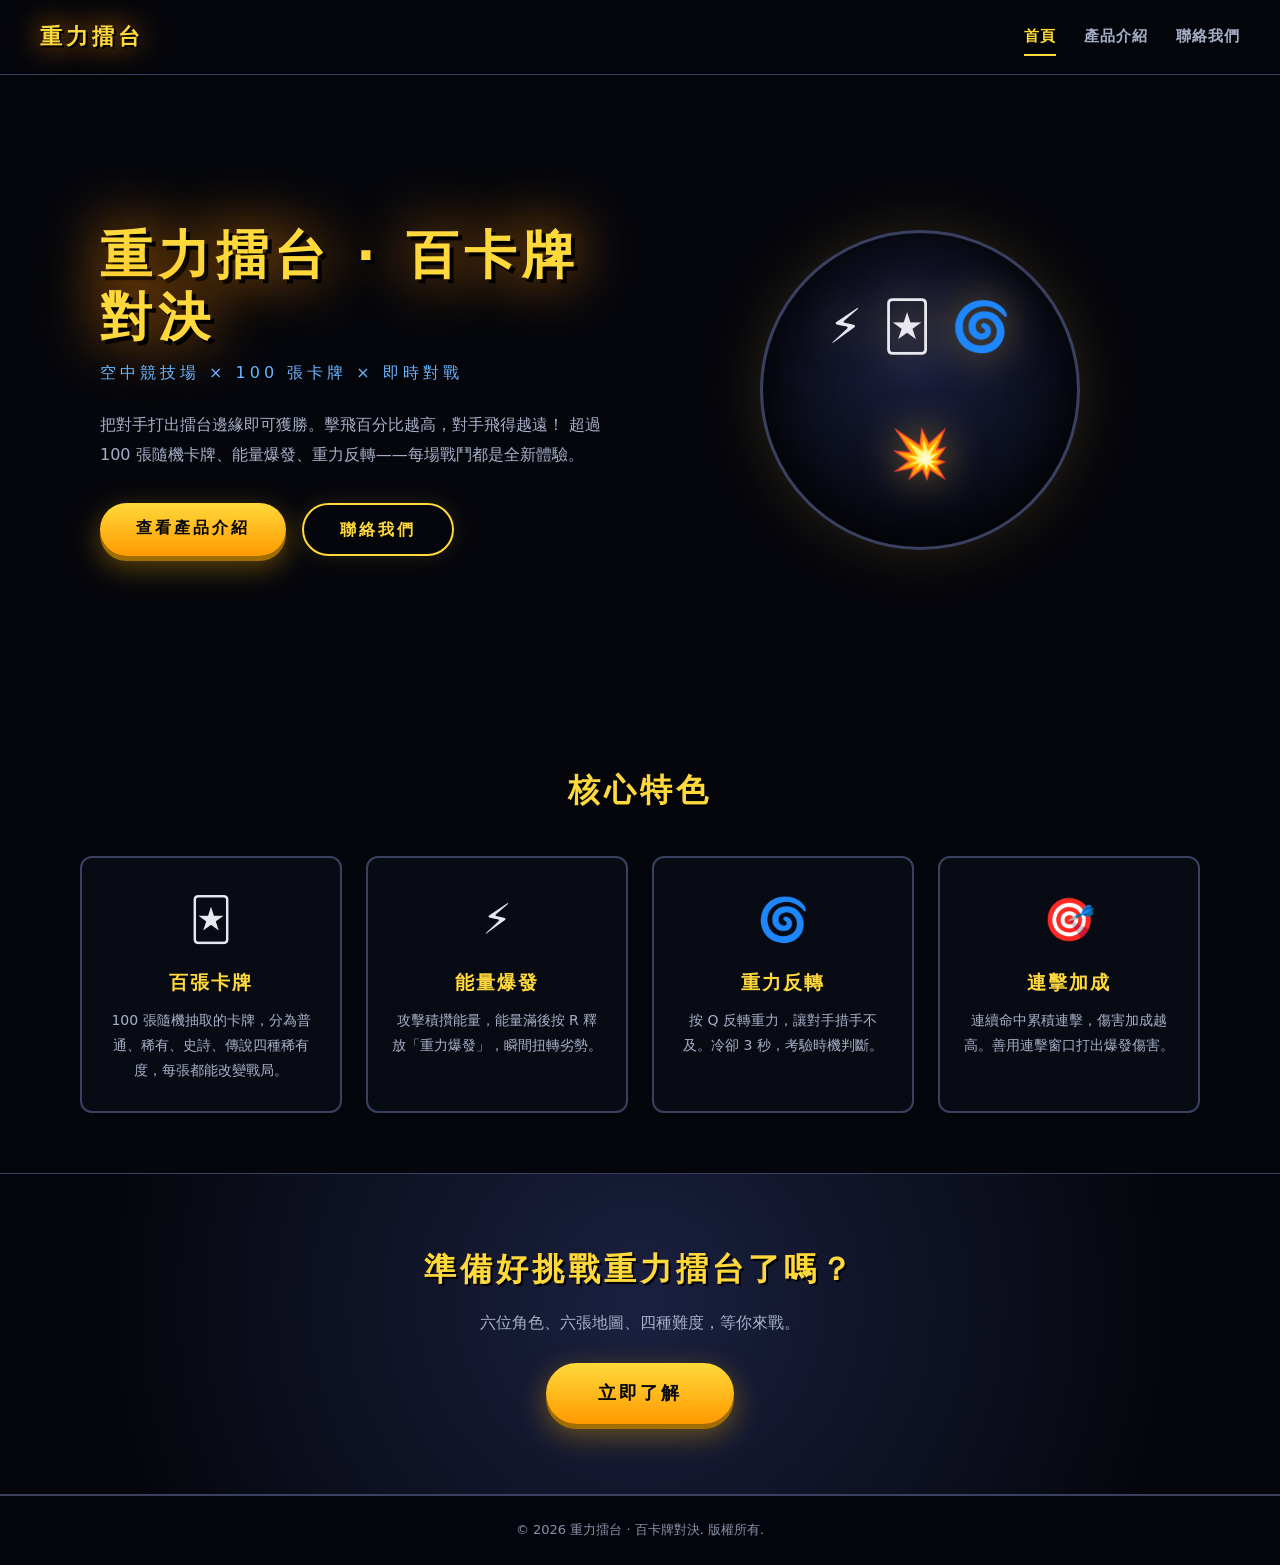
<file: index.html>
<!-- index.html -->
<!DOCTYPE html>
<html lang="zh-Hant">
<head>
  <meta charset="UTF-8">
  <meta name="viewport" content="width=device-width, initial-scale=1.0">
  <title>重力擂台 · 百卡牌對決 | 首頁</title>
  <link rel="stylesheet" href="style.css">
</head>
<body>
  <header class="site-header">
    <div class="logo">重力擂台</div>
    <nav class="navbar">
      <a href="index.html" class="active">首頁</a>
      <a href="products.html">產品介紹</a>
      <a href="contact.html">聯絡我們</a>
    </nav>
  </header>

  <main>
    <section class="hero">
      <div class="hero-content">
        <h1>重力擂台 · 百卡牌對決</h1>
        <p class="subtitle">空中競技場 × 100 張卡牌 × 即時對戰</p>
        <p class="description">
          把對手打出擂台邊緣即可獲勝。擊飛百分比越高，對手飛得越遠！
          超過 100 張隨機卡牌、能量爆發、重力反轉——每場戰鬥都是全新體驗。
        </p>
        <div class="hero-buttons">
          <a href="products.html" class="btn primary">查看產品介紹</a>
          <a href="contact.html" class="btn secondary">聯絡我們</a>
        </div>
      </div>
      <div class="hero-visual">
        <div class="arena-preview">
          <span class="preview-icon">⚡</span>
          <span class="preview-icon">🃏</span>
          <span class="preview-icon">🌀</span>
          <span class="preview-icon">💥</span>
        </div>
      </div>
    </section>

    <section class="features">
      <h2>核心特色</h2>
      <div class="feature-grid">
        <div class="feature-card">
          <div class="feature-icon">🃏</div>
          <h3>百張卡牌</h3>
          <p>100 張隨機抽取的卡牌，分為普通、稀有、史詩、傳說四種稀有度，每張都能改變戰局。</p>
        </div>
        <div class="feature-card">
          <div class="feature-icon">⚡</div>
          <h3>能量爆發</h3>
          <p>攻擊積攢能量，能量滿後按 R 釋放「重力爆發」，瞬間扭轉劣勢。</p>
        </div>
        <div class="feature-card">
          <div class="feature-icon">🌀</div>
          <h3>重力反轉</h3>
          <p>按 Q 反轉重力，讓對手措手不及。冷卻 3 秒，考驗時機判斷。</p>
        </div>
        <div class="feature-card">
          <div class="feature-icon">🎯</div>
          <h3>連擊加成</h3>
          <p>連續命中累積連擊，傷害加成越高。善用連擊窗口打出爆發傷害。</p>
        </div>
      </div>
    </section>

    <section class="cta">
      <h2>準備好挑戰重力擂台了嗎？</h2>
      <p>六位角色、六張地圖、四種難度，等你來戰。</p>
      <a href="products.html" class="btn primary large">立即了解</a>
    </section>
  </main>

  <footer class="site-footer">
    <p>© 2026 重力擂台 · 百卡牌對決. 版權所有.</p>
  </footer>

  <script src="script.js"></script>
</body>
</html>
</file>
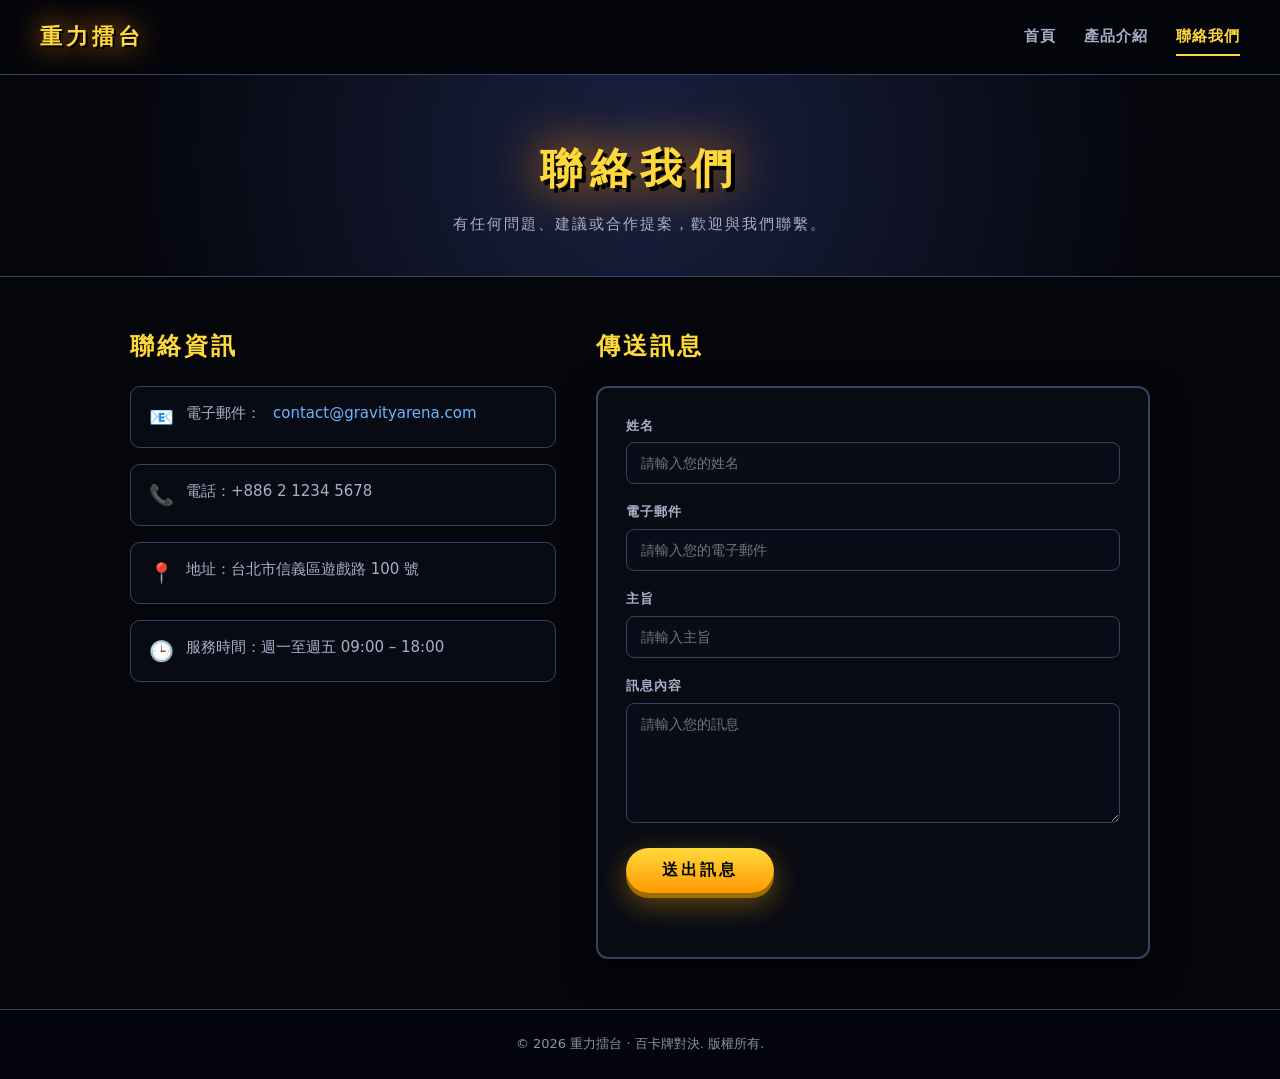
<file: contact.html>
<!-- contact.html -->
<!DOCTYPE html>
<html lang="zh-Hant">
<head>
  <meta charset="UTF-8">
  <meta name="viewport" content="width=device-width, initial-scale=1.0">
  <title>重力擂台 · 百卡牌對決 | 聯絡我們</title>
  <link rel="stylesheet" href="style.css">
</head>
<body>
  <header class="site-header">
    <div class="logo">重力擂台</div>
    <nav class="navbar">
      <a href="index.html">首頁</a>
      <a href="products.html">產品介紹</a>
      <a href="contact.html" class="active">聯絡我們</a>
    </nav>
  </header>

  <main>
    <section class="page-hero">
      <h1>聯絡我們</h1>
      <p>有任何問題、建議或合作提案，歡迎與我們聯繫。</p>
    </section>

    <section class="contact-section">
      <div class="contact-info">
        <h2>聯絡資訊</h2>
        <ul class="contact-list">
          <li><span class="contact-icon">📧</span> 電子郵件：<a href="mailto:contact@gravityarena.com">contact@gravityarena.com</a></li>
          <li><span class="contact-icon">📞</span> 電話：+886 2 1234 5678</li>
          <li><span class="contact-icon">📍</span> 地址：台北市信義區遊戲路 100 號</li>
          <li><span class="contact-icon">🕒</span> 服務時間：週一至週五 09:00 – 18:00</li>
        </ul>
      </div>

      <div class="contact-form-wrapper">
        <h2>傳送訊息</h2>
        <form id="contactForm" class="contact-form">
          <div class="form-group">
            <label for="name">姓名</label>
            <input type="text" id="name" name="name" placeholder="請輸入您的姓名" required>
          </div>
          <div class="form-group">
            <label for="email">電子郵件</label>
            <input type="email" id="email" name="email" placeholder="請輸入您的電子郵件" required>
          </div>
          <div class="form-group">
            <label for="subject">主旨</label>
            <input type="text" id="subject" name="subject" placeholder="請輸入主旨" required>
          </div>
          <div class="form-group">
            <label for="message">訊息內容</label>
            <textarea id="message" name="message" rows="5" placeholder="請輸入您的訊息" required></textarea>
          </div>
          <button type="submit" class="btn primary">送出訊息</button>
          <p id="formStatus" class="form-status"></p>
        </form>
      </div>
    </section>
  </main>

  <footer class="site-footer">
    <p>© 2026 重力擂台 · 百卡牌對決. 版權所有.</p>
  </footer>

  <script src="script.js"></script>
</body>
</html>
</file>
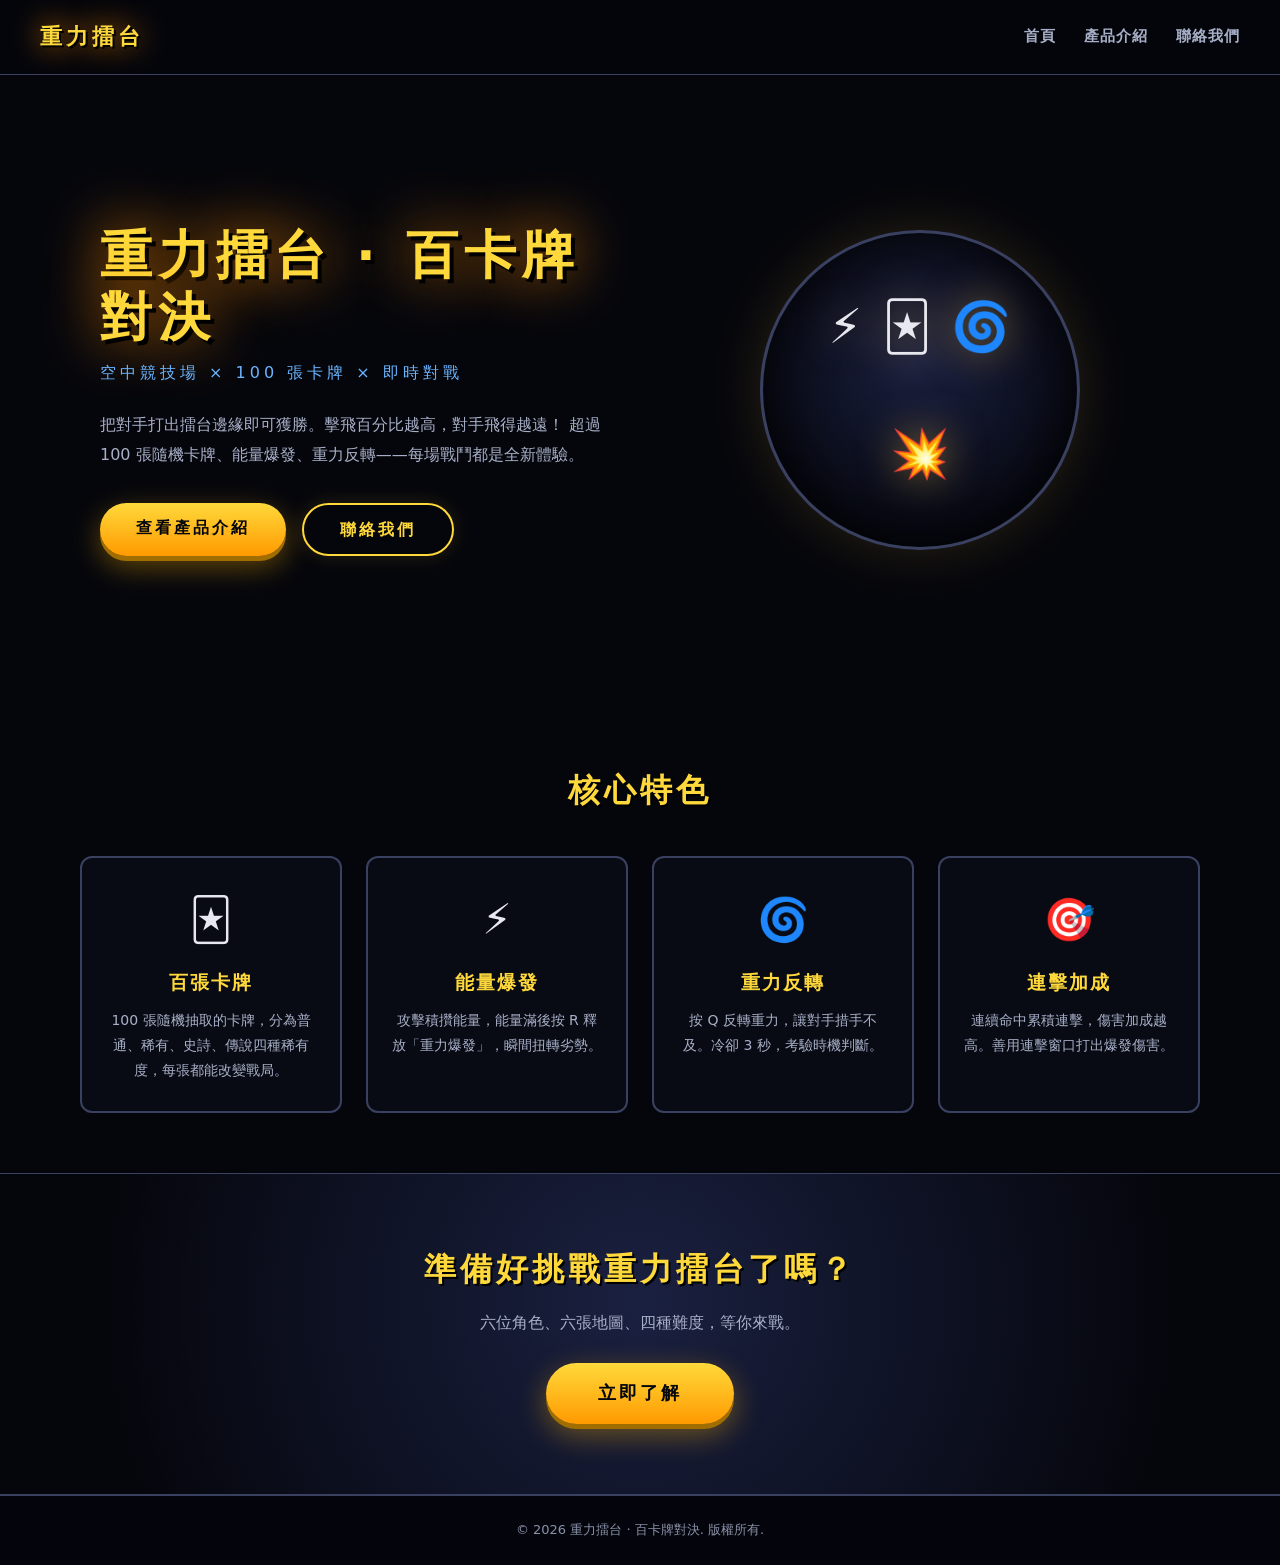
<file: deepseek_html_20261126_1c6dfc.html>
<!-- index.html -->
<!DOCTYPE html>
<html lang="zh-Hant">
<head>
  <meta charset="UTF-8">
  <meta name="viewport" content="width=device-width, initial-scale=1.0">
  <title>重力擂台 · 百卡牌對決 | 首頁</title>
  <link rel="stylesheet" href="style.css">
</head>
<body>
  <header class="site-header">
    <div class="logo">重力擂台</div>
    <nav class="navbar">
      <a href="index.html" class="active">首頁</a>
      <a href="products.html">產品介紹</a>
      <a href="contact.html">聯絡我們</a>
    </nav>
  </header>

  <main>
    <section class="hero">
      <div class="hero-content">
        <h1>重力擂台 · 百卡牌對決</h1>
        <p class="subtitle">空中競技場 × 100 張卡牌 × 即時對戰</p>
        <p class="description">
          把對手打出擂台邊緣即可獲勝。擊飛百分比越高，對手飛得越遠！
          超過 100 張隨機卡牌、能量爆發、重力反轉——每場戰鬥都是全新體驗。
        </p>
        <div class="hero-buttons">
          <a href="products.html" class="btn primary">查看產品介紹</a>
          <a href="contact.html" class="btn secondary">聯絡我們</a>
        </div>
      </div>
      <div class="hero-visual">
        <div class="arena-preview">
          <span class="preview-icon">⚡</span>
          <span class="preview-icon">🃏</span>
          <span class="preview-icon">🌀</span>
          <span class="preview-icon">💥</span>
        </div>
      </div>
    </section>

    <section class="features">
      <h2>核心特色</h2>
      <div class="feature-grid">
        <div class="feature-card">
          <div class="feature-icon">🃏</div>
          <h3>百張卡牌</h3>
          <p>100 張隨機抽取的卡牌，分為普通、稀有、史詩、傳說四種稀有度，每張都能改變戰局。</p>
        </div>
        <div class="feature-card">
          <div class="feature-icon">⚡</div>
          <h3>能量爆發</h3>
          <p>攻擊積攢能量，能量滿後按 R 釋放「重力爆發」，瞬間扭轉劣勢。</p>
        </div>
        <div class="feature-card">
          <div class="feature-icon">🌀</div>
          <h3>重力反轉</h3>
          <p>按 Q 反轉重力，讓對手措手不及。冷卻 3 秒，考驗時機判斷。</p>
        </div>
        <div class="feature-card">
          <div class="feature-icon">🎯</div>
          <h3>連擊加成</h3>
          <p>連續命中累積連擊，傷害加成越高。善用連擊窗口打出爆發傷害。</p>
        </div>
      </div>
    </section>

    <section class="cta">
      <h2>準備好挑戰重力擂台了嗎？</h2>
      <p>六位角色、六張地圖、四種難度，等你來戰。</p>
      <a href="products.html" class="btn primary large">立即了解</a>
    </section>
  </main>

  <footer class="site-footer">
    <p>© 2026 重力擂台 · 百卡牌對決. 版權所有.</p>
  </footer>

  <script src="script.js"></script>
</body>
</html>
</file>
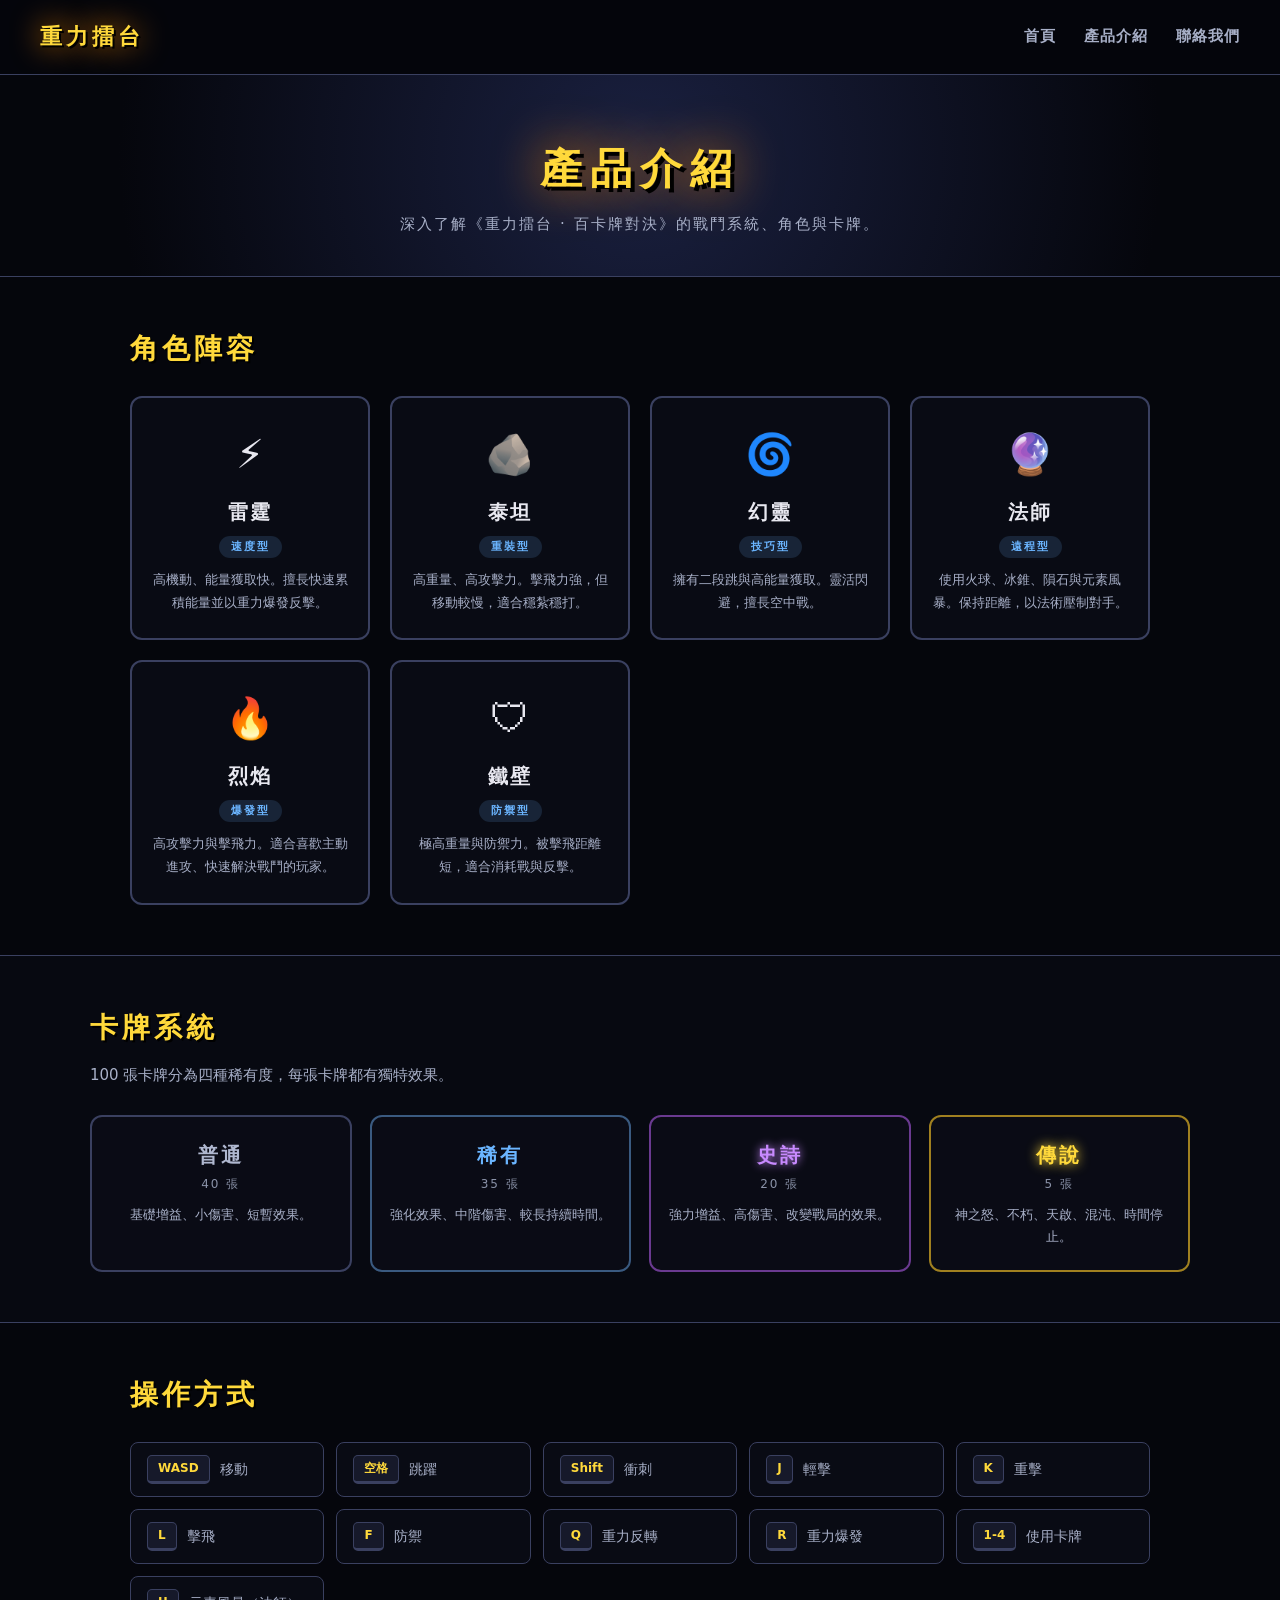
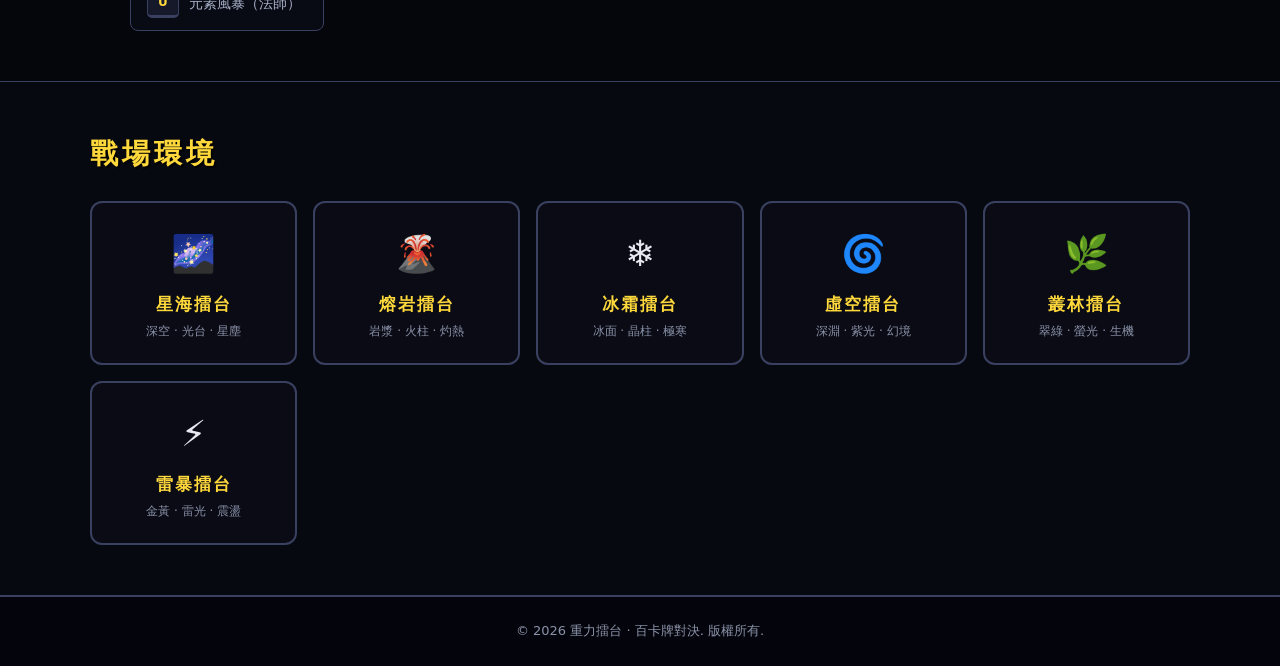
<file: deepseek_html_20261126_40bd7b.html>
<!-- products.html -->
<!DOCTYPE html>
<html lang="zh-Hant">
<head>
  <meta charset="UTF-8">
  <meta name="viewport" content="width=device-width, initial-scale=1.0">
  <title>重力擂台 · 百卡牌對決 | 產品介紹</title>
  <link rel="stylesheet" href="style.css">
</head>
<body>
  <header class="site-header">
    <div class="logo">重力擂台</div>
    <nav class="navbar">
      <a href="index.html">首頁</a>
      <a href="products.html" class="active">產品介紹</a>
      <a href="contact.html">聯絡我們</a>
    </nav>
  </header>

  <main>
    <section class="page-hero">
      <h1>產品介紹</h1>
      <p>深入了解《重力擂台 · 百卡牌對決》的戰鬥系統、角色與卡牌。</p>
    </section>

    <section class="product-section">
      <h2>角色陣容</h2>
      <div class="card-grid">
        <div class="info-card">
          <div class="info-icon">⚡</div>
          <h3>雷霆</h3>
          <p class="tag">速度型</p>
          <p>高機動、能量獲取快。擅長快速累積能量並以重力爆發反擊。</p>
        </div>
        <div class="info-card">
          <div class="info-icon">🪨</div>
          <h3>泰坦</h3>
          <p class="tag">重裝型</p>
          <p>高重量、高攻擊力。擊飛力強，但移動較慢，適合穩紮穩打。</p>
        </div>
        <div class="info-card">
          <div class="info-icon">🌀</div>
          <h3>幻靈</h3>
          <p class="tag">技巧型</p>
          <p>擁有二段跳與高能量獲取。靈活閃避，擅長空中戰。</p>
        </div>
        <div class="info-card">
          <div class="info-icon">🔮</div>
          <h3>法師</h3>
          <p class="tag">遠程型</p>
          <p>使用火球、冰錐、隕石與元素風暴。保持距離，以法術壓制對手。</p>
        </div>
        <div class="info-card">
          <div class="info-icon">🔥</div>
          <h3>烈焰</h3>
          <p class="tag">爆發型</p>
          <p>高攻擊力與擊飛力。適合喜歡主動進攻、快速解決戰鬥的玩家。</p>
        </div>
        <div class="info-card">
          <div class="info-icon">🛡</div>
          <h3>鐵壁</h3>
          <p class="tag">防禦型</p>
          <p>極高重量與防禦力。被擊飛距離短，適合消耗戰與反擊。</p>
        </div>
      </div>
    </section>

    <section class="product-section alt-bg">
      <h2>卡牌系統</h2>
      <p class="section-desc">100 張卡牌分為四種稀有度，每張卡牌都有獨特效果。</p>
      <div class="rarity-grid">
        <div class="rarity-card common">
          <span class="rarity-label">普通</span>
          <span class="rarity-count">40 張</span>
          <p>基礎增益、小傷害、短暫效果。</p>
        </div>
        <div class="rarity-card rare">
          <span class="rarity-label">稀有</span>
          <span class="rarity-count">35 張</span>
          <p>強化效果、中階傷害、較長持續時間。</p>
        </div>
        <div class="rarity-card epic">
          <span class="rarity-label">史詩</span>
          <span class="rarity-count">20 張</span>
          <p>強力增益、高傷害、改變戰局的效果。</p>
        </div>
        <div class="rarity-card legendary">
          <span class="rarity-label">傳說</span>
          <span class="rarity-count">5 張</span>
          <p>神之怒、不朽、天啟、混沌、時間停止。</p>
        </div>
      </div>
    </section>

    <section class="product-section">
      <h2>操作方式</h2>
      <div class="controls-grid">
        <div class="control-item"><kbd>WASD</kbd> 移動</div>
        <div class="control-item"><kbd>空格</kbd> 跳躍</div>
        <div class="control-item"><kbd>Shift</kbd> 衝刺</div>
        <div class="control-item"><kbd>J</kbd> 輕擊</div>
        <div class="control-item"><kbd>K</kbd> 重擊</div>
        <div class="control-item"><kbd>L</kbd> 擊飛</div>
        <div class="control-item"><kbd>F</kbd> 防禦</div>
        <div class="control-item"><kbd>Q</kbd> 重力反轉</div>
        <div class="control-item"><kbd>R</kbd> 重力爆發</div>
        <div class="control-item"><kbd>1-4</kbd> 使用卡牌</div>
        <div class="control-item"><kbd>U</kbd> 元素風暴（法師）</div>
      </div>
    </section>

    <section class="product-section alt-bg">
      <h2>戰場環境</h2>
      <div class="map-grid">
        <div class="map-card"><span class="map-icon">🌌</span><h3>星海擂台</h3><p>深空 · 光台 · 星塵</p></div>
        <div class="map-card"><span class="map-icon">🌋</span><h3>熔岩擂台</h3><p>岩漿 · 火柱 · 灼熱</p></div>
        <div class="map-card"><span class="map-icon">❄️</span><h3>冰霜擂台</h3><p>冰面 · 晶柱 · 極寒</p></div>
        <div class="map-card"><span class="map-icon">🌀</span><h3>虛空擂台</h3><p>深淵 · 紫光 · 幻境</p></div>
        <div class="map-card"><span class="map-icon">🌿</span><h3>叢林擂台</h3><p>翠綠 · 螢光 · 生機</p></div>
        <div class="map-card"><span class="map-icon">⚡</span><h3>雷暴擂台</h3><p>金黃 · 雷光 · 震盪</p></div>
      </div>
    </section>
  </main>

  <footer class="site-footer">
    <p>© 2026 重力擂台 · 百卡牌對決. 版權所有.</p>
  </footer>

  <script src="script.js"></script>
</body>
</html>
</file>
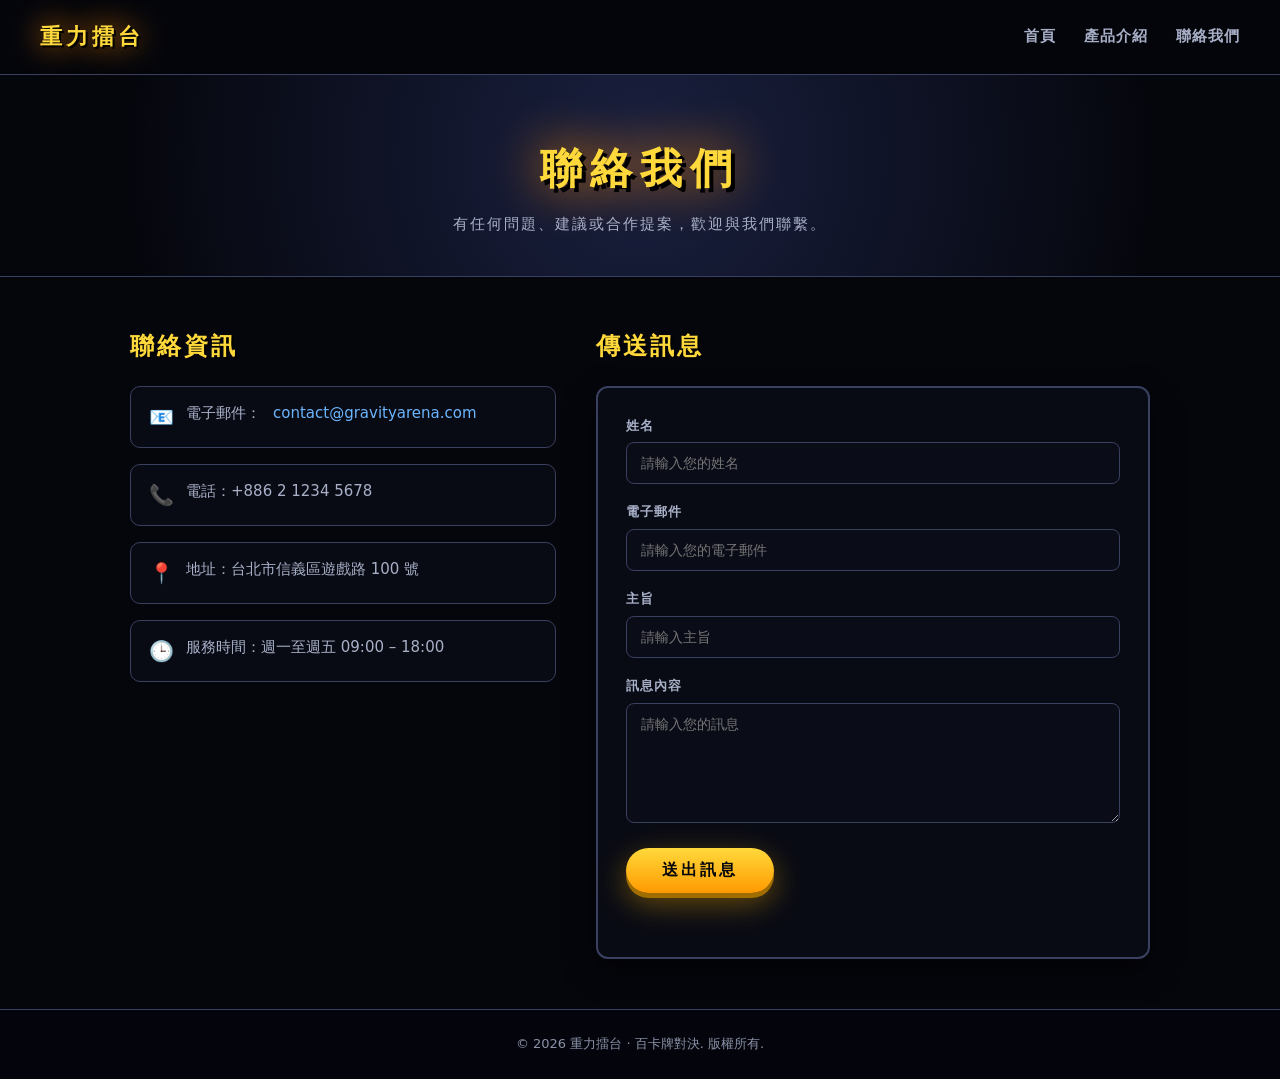
<file: deepseek_html_20261126_ccda42 (1).html>
<!-- contact.html -->
<!DOCTYPE html>
<html lang="zh-Hant">
<head>
  <meta charset="UTF-8">
  <meta name="viewport" content="width=device-width, initial-scale=1.0">
  <title>重力擂台 · 百卡牌對決 | 聯絡我們</title>
  <link rel="stylesheet" href="style.css">
</head>
<body>
  <header class="site-header">
    <div class="logo">重力擂台</div>
    <nav class="navbar">
      <a href="index.html">首頁</a>
      <a href="products.html">產品介紹</a>
      <a href="contact.html" class="active">聯絡我們</a>
    </nav>
  </header>

  <main>
    <section class="page-hero">
      <h1>聯絡我們</h1>
      <p>有任何問題、建議或合作提案，歡迎與我們聯繫。</p>
    </section>

    <section class="contact-section">
      <div class="contact-info">
        <h2>聯絡資訊</h2>
        <ul class="contact-list">
          <li><span class="contact-icon">📧</span> 電子郵件：<a href="mailto:contact@gravityarena.com">contact@gravityarena.com</a></li>
          <li><span class="contact-icon">📞</span> 電話：+886 2 1234 5678</li>
          <li><span class="contact-icon">📍</span> 地址：台北市信義區遊戲路 100 號</li>
          <li><span class="contact-icon">🕒</span> 服務時間：週一至週五 09:00 – 18:00</li>
        </ul>
      </div>

      <div class="contact-form-wrapper">
        <h2>傳送訊息</h2>
        <form id="contactForm" class="contact-form">
          <div class="form-group">
            <label for="name">姓名</label>
            <input type="text" id="name" name="name" placeholder="請輸入您的姓名" required>
          </div>
          <div class="form-group">
            <label for="email">電子郵件</label>
            <input type="email" id="email" name="email" placeholder="請輸入您的電子郵件" required>
          </div>
          <div class="form-group">
            <label for="subject">主旨</label>
            <input type="text" id="subject" name="subject" placeholder="請輸入主旨" required>
          </div>
          <div class="form-group">
            <label for="message">訊息內容</label>
            <textarea id="message" name="message" rows="5" placeholder="請輸入您的訊息" required></textarea>
          </div>
          <button type="submit" class="btn primary">送出訊息</button>
          <p id="formStatus" class="form-status"></p>
        </form>
      </div>
    </section>
  </main>

  <footer class="site-footer">
    <p>© 2026 重力擂台 · 百卡牌對決. 版權所有.</p>
  </footer>

  <script src="script.js"></script>
</body>
</html>
</file>
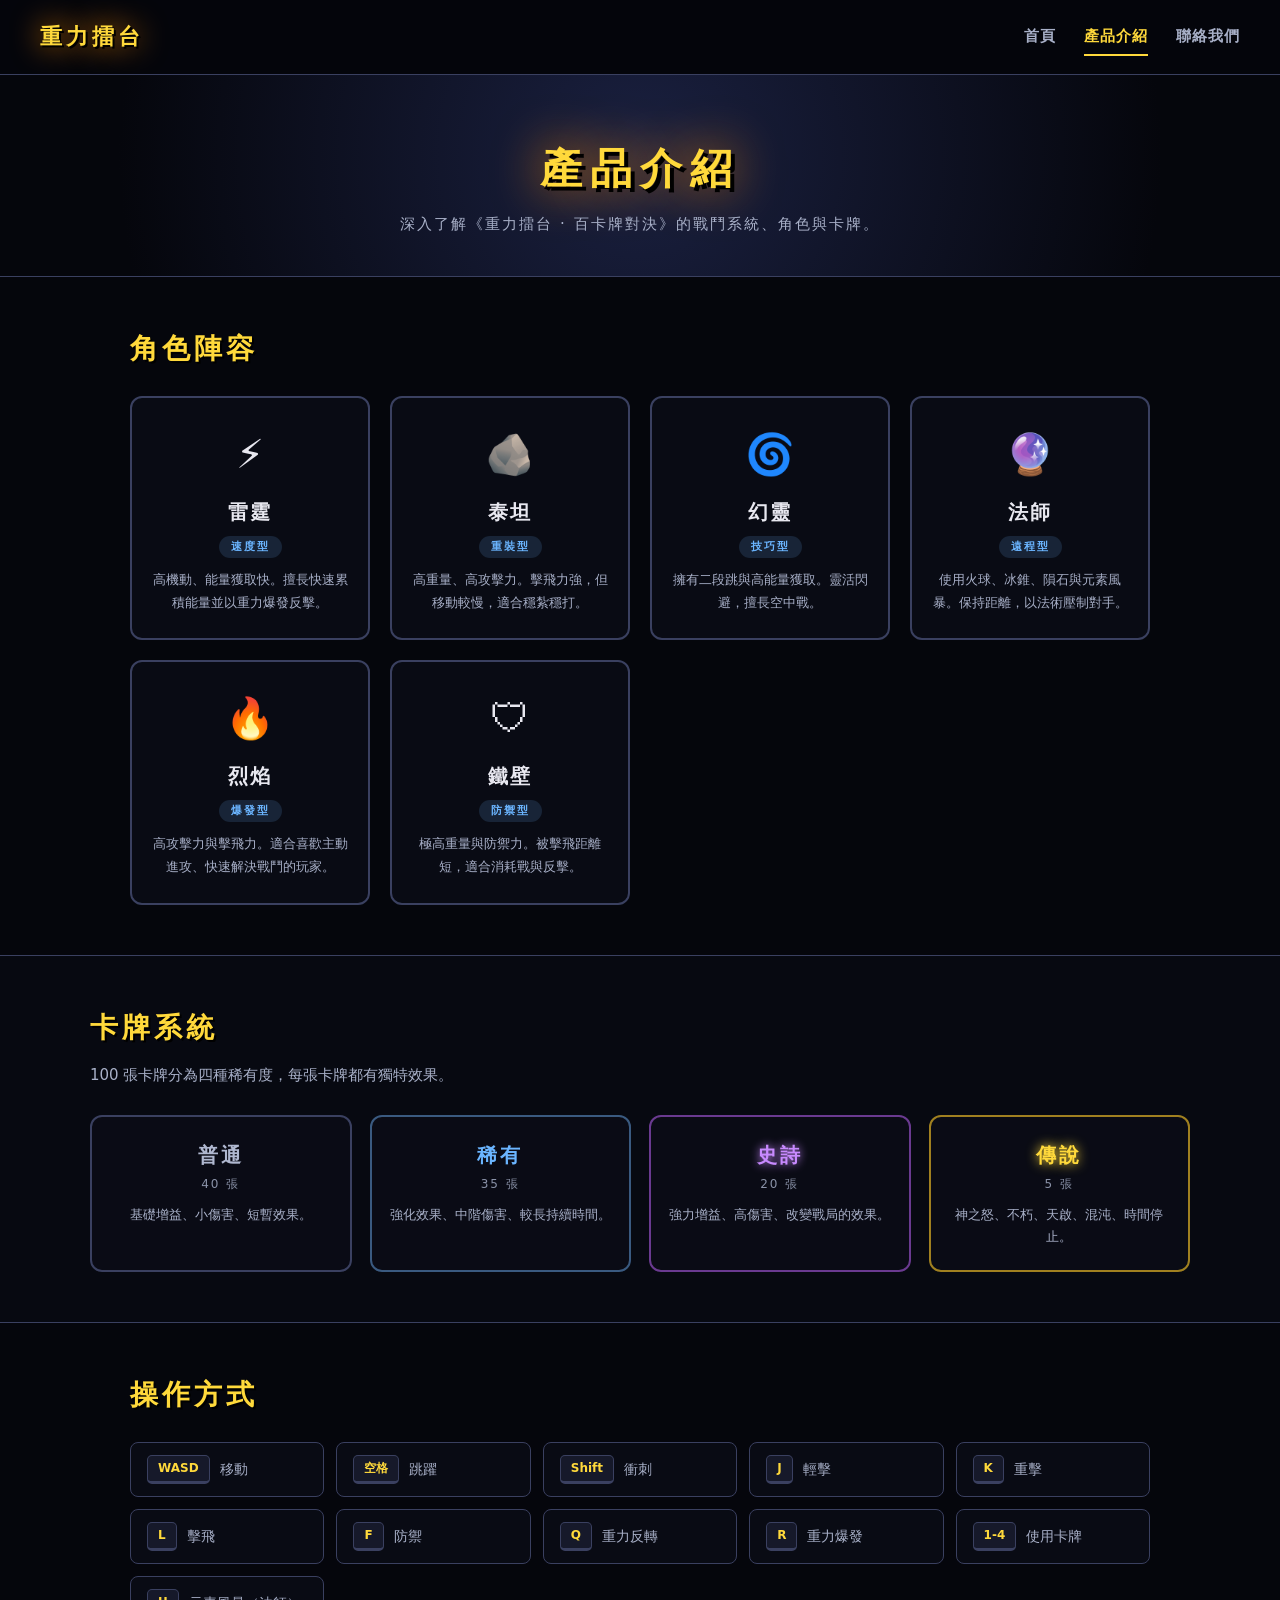
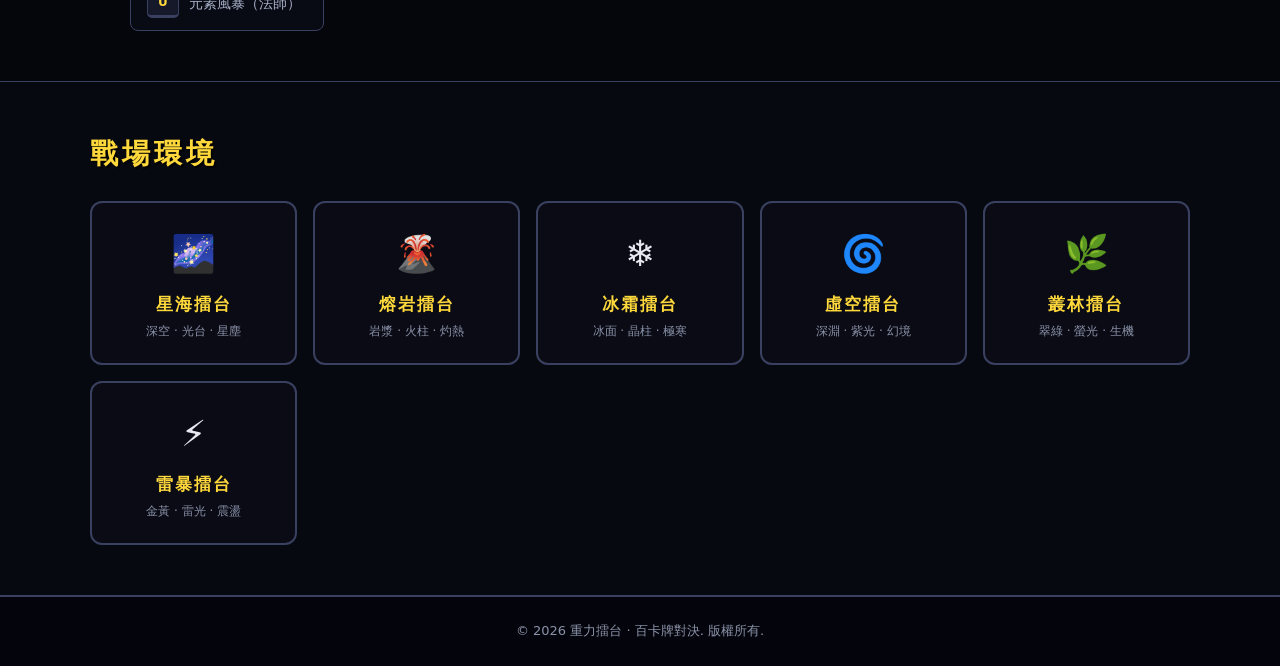
<file: products.html>
<!-- products.html -->
<!DOCTYPE html>
<html lang="zh-Hant">
<head>
  <meta charset="UTF-8">
  <meta name="viewport" content="width=device-width, initial-scale=1.0">
  <title>重力擂台 · 百卡牌對決 | 產品介紹</title>
  <link rel="stylesheet" href="style.css">
</head>
<body>
  <header class="site-header">
    <div class="logo">重力擂台</div>
    <nav class="navbar">
      <a href="index.html">首頁</a>
      <a href="products.html" class="active">產品介紹</a>
      <a href="contact.html">聯絡我們</a>
    </nav>
  </header>

  <main>
    <section class="page-hero">
      <h1>產品介紹</h1>
      <p>深入了解《重力擂台 · 百卡牌對決》的戰鬥系統、角色與卡牌。</p>
    </section>

    <section class="product-section">
      <h2>角色陣容</h2>
      <div class="card-grid">
        <div class="info-card">
          <div class="info-icon">⚡</div>
          <h3>雷霆</h3>
          <p class="tag">速度型</p>
          <p>高機動、能量獲取快。擅長快速累積能量並以重力爆發反擊。</p>
        </div>
        <div class="info-card">
          <div class="info-icon">🪨</div>
          <h3>泰坦</h3>
          <p class="tag">重裝型</p>
          <p>高重量、高攻擊力。擊飛力強，但移動較慢，適合穩紮穩打。</p>
        </div>
        <div class="info-card">
          <div class="info-icon">🌀</div>
          <h3>幻靈</h3>
          <p class="tag">技巧型</p>
          <p>擁有二段跳與高能量獲取。靈活閃避，擅長空中戰。</p>
        </div>
        <div class="info-card">
          <div class="info-icon">🔮</div>
          <h3>法師</h3>
          <p class="tag">遠程型</p>
          <p>使用火球、冰錐、隕石與元素風暴。保持距離，以法術壓制對手。</p>
        </div>
        <div class="info-card">
          <div class="info-icon">🔥</div>
          <h3>烈焰</h3>
          <p class="tag">爆發型</p>
          <p>高攻擊力與擊飛力。適合喜歡主動進攻、快速解決戰鬥的玩家。</p>
        </div>
        <div class="info-card">
          <div class="info-icon">🛡</div>
          <h3>鐵壁</h3>
          <p class="tag">防禦型</p>
          <p>極高重量與防禦力。被擊飛距離短，適合消耗戰與反擊。</p>
        </div>
      </div>
    </section>

    <section class="product-section alt-bg">
      <h2>卡牌系統</h2>
      <p class="section-desc">100 張卡牌分為四種稀有度，每張卡牌都有獨特效果。</p>
      <div class="rarity-grid">
        <div class="rarity-card common">
          <span class="rarity-label">普通</span>
          <span class="rarity-count">40 張</span>
          <p>基礎增益、小傷害、短暫效果。</p>
        </div>
        <div class="rarity-card rare">
          <span class="rarity-label">稀有</span>
          <span class="rarity-count">35 張</span>
          <p>強化效果、中階傷害、較長持續時間。</p>
        </div>
        <div class="rarity-card epic">
          <span class="rarity-label">史詩</span>
          <span class="rarity-count">20 張</span>
          <p>強力增益、高傷害、改變戰局的效果。</p>
        </div>
        <div class="rarity-card legendary">
          <span class="rarity-label">傳說</span>
          <span class="rarity-count">5 張</span>
          <p>神之怒、不朽、天啟、混沌、時間停止。</p>
        </div>
      </div>
    </section>

    <section class="product-section">
      <h2>操作方式</h2>
      <div class="controls-grid">
        <div class="control-item"><kbd>WASD</kbd> 移動</div>
        <div class="control-item"><kbd>空格</kbd> 跳躍</div>
        <div class="control-item"><kbd>Shift</kbd> 衝刺</div>
        <div class="control-item"><kbd>J</kbd> 輕擊</div>
        <div class="control-item"><kbd>K</kbd> 重擊</div>
        <div class="control-item"><kbd>L</kbd> 擊飛</div>
        <div class="control-item"><kbd>F</kbd> 防禦</div>
        <div class="control-item"><kbd>Q</kbd> 重力反轉</div>
        <div class="control-item"><kbd>R</kbd> 重力爆發</div>
        <div class="control-item"><kbd>1-4</kbd> 使用卡牌</div>
        <div class="control-item"><kbd>U</kbd> 元素風暴（法師）</div>
      </div>
    </section>

    <section class="product-section alt-bg">
      <h2>戰場環境</h2>
      <div class="map-grid">
        <div class="map-card"><span class="map-icon">🌌</span><h3>星海擂台</h3><p>深空 · 光台 · 星塵</p></div>
        <div class="map-card"><span class="map-icon">🌋</span><h3>熔岩擂台</h3><p>岩漿 · 火柱 · 灼熱</p></div>
        <div class="map-card"><span class="map-icon">❄️</span><h3>冰霜擂台</h3><p>冰面 · 晶柱 · 極寒</p></div>
        <div class="map-card"><span class="map-icon">🌀</span><h3>虛空擂台</h3><p>深淵 · 紫光 · 幻境</p></div>
        <div class="map-card"><span class="map-icon">🌿</span><h3>叢林擂台</h3><p>翠綠 · 螢光 · 生機</p></div>
        <div class="map-card"><span class="map-icon">⚡</span><h3>雷暴擂台</h3><p>金黃 · 雷光 · 震盪</p></div>
      </div>
    </section>
  </main>

  <footer class="site-footer">
    <p>© 2026 重力擂台 · 百卡牌對決. 版權所有.</p>
  </footer>

  <script src="script.js"></script>
</body>
</html>
</file>
<file: style.css>
/* style.css */

/* ===== 全域重置與變數 ===== */
:root {
  --bg-dark: #05060c;
  --bg-panel: rgba(10, 12, 22, 0.9);
  --border-color: #3a4060;
  --accent-gold: #ffd93b;
  --accent-orange: #ff9a00;
  --text-light: #e8e8f0;
  --text-muted: #a8b0c8;
  --text-dim: #8a92a8;
  --primary-blue: #6bb5ff;
  --primary-red: #ff7b5c;
  --radius: 12px;
  --shadow: 0 12px 30px rgba(0, 0, 0, 0.6);
}

* {
  margin: 0;
  padding: 0;
  box-sizing: border-box;
}

html {
  scroll-behavior: smooth;
}

body {
  background: var(--bg-dark);
  color: var(--text-light);
  font-family: 'Segoe UI', 'Noto Sans TC', system-ui, sans-serif;
  line-height: 1.6;
  min-height: 100vh;
  display: flex;
  flex-direction: column;
}

a {
  color: var(--accent-gold);
  text-decoration: none;
  transition: color 0.2s;
}

a:hover {
  color: #fff0a0;
}

/* ===== 導覽列 ===== */
.site-header {
  display: flex;
  justify-content: space-between;
  align-items: center;
  padding: 18px 40px;
  background: rgba(5, 6, 12, 0.95);
  border-bottom: 1px solid var(--border-color);
  position: sticky;
  top: 0;
  z-index: 100;
  backdrop-filter: blur(10px);
}

.logo {
  font-size: 22px;
  font-weight: 900;
  letter-spacing: 4px;
  color: var(--accent-gold);
  text-shadow: 2px 2px 0 #000, 0 0 30px #ff8a00;
}

.navbar {
  display: flex;
  gap: 28px;
}

.navbar a {
  font-size: 15px;
  font-weight: 600;
  letter-spacing: 1px;
  color: var(--text-muted);
  padding: 6px 0;
  border-bottom: 2px solid transparent;
  transition: all 0.2s;
}

.navbar a:hover,
.navbar a.active {
  color: var(--accent-gold);
  border-bottom-color: var(--accent-gold);
}

/* ===== 首頁 Hero ===== */
.hero {
  display: flex;
  align-items: center;
  justify-content: space-between;
  gap: 40px;
  padding: 80px 60px;
  max-width: 1200px;
  margin: 0 auto;
  min-height: 70vh;
}

.hero-content {
  flex: 1;
}

.hero-content h1 {
  font-size: 52px;
  font-weight: 900;
  letter-spacing: 6px;
  color: var(--accent-gold);
  text-shadow: 4px 4px 0 #000, 0 0 60px #ff8a00;
  margin-bottom: 12px;
  line-height: 1.2;
}

.subtitle {
  font-size: 16px;
  color: var(--primary-blue);
  letter-spacing: 4px;
  margin-bottom: 24px;
}

.description {
  font-size: 16px;
  color: var(--text-muted);
  line-height: 1.9;
  margin-bottom: 32px;
  max-width: 560px;
}

.hero-buttons {
  display: flex;
  gap: 16px;
  flex-wrap: wrap;
}

.hero-visual {
  flex: 1;
  display: flex;
  justify-content: center;
  align-items: center;
}

.arena-preview {
  width: 320px;
  height: 320px;
  border-radius: 50%;
  background: radial-gradient(circle at 50% 40%, #1a2040, #05060c 80%);
  border: 3px solid var(--border-color);
  box-shadow: 0 0 60px rgba(255, 200, 60, 0.15), inset 0 0 60px rgba(0, 0, 0, 0.8);
  display: flex;
  justify-content: center;
  align-items: center;
  gap: 20px;
  flex-wrap: wrap;
  padding: 40px;
  position: relative;
  animation: float 4s ease-in-out infinite;
}

@keyframes float {
  0%, 100% { transform: translateY(0); }
  50% { transform: translateY(-12px); }
}

.preview-icon {
  font-size: 48px;
  filter: drop-shadow(0 0 20px rgba(255, 200, 60, 0.5));
  animation: pulse 2s ease-in-out infinite;
}

.preview-icon:nth-child(2) { animation-delay: 0.5s; }
.preview-icon:nth-child(3) { animation-delay: 1s; }
.preview-icon:nth-child(4) { animation-delay: 1.5s; }

@keyframes pulse {
  0%, 100% { transform: scale(1); }
  50% { transform: scale(1.15); }
}

/* ===== 按鈕 ===== */
.btn {
  display: inline-block;
  padding: 12px 36px;
  font-size: 16px;
  font-weight: 800;
  letter-spacing: 3px;
  border-radius: 60px;
  border: none;
  cursor: pointer;
  transition: transform 0.1s, box-shadow 0.2s;
  text-align: center;
}

.btn.primary {
  color: #05060c;
  background: linear-gradient(180deg, var(--accent-gold), var(--accent-orange));
  box-shadow: 0 5px 0 #a06e00, 0 10px 30px rgba(255, 180, 0, 0.4);
}

.btn.primary:active {
  transform: translateY(4px);
  box-shadow: 0 1px 0 #a06e00, 0 6px 20px rgba(255, 180, 0, 0.3);
}

.btn.secondary {
  color: var(--accent-gold);
  background: transparent;
  border: 2px solid var(--accent-gold);
  box-shadow: 0 0 20px rgba(255, 200, 60, 0.15);
}

.btn.secondary:hover {
  background: rgba(255, 217, 59, 0.1);
}

.btn.large {
  padding: 16px 52px;
  font-size: 18px;
}

/* ===== 特色區 ===== */
.features {
  padding: 60px 40px;
  max-width: 1200px;
  margin: 0 auto;
}

.features h2 {
  font-size: 32px;
  font-weight: 900;
  letter-spacing: 4px;
  color: var(--accent-gold);
  text-align: center;
  margin-bottom: 40px;
  text-shadow: 2px 2px 0 #000;
}

.feature-grid {
  display: grid;
  grid-template-columns: repeat(auto-fit, minmax(240px, 1fr));
  gap: 24px;
}

.feature-card {
  background: var(--bg-panel);
  border: 2px solid var(--border-color);
  border-radius: var(--radius);
  padding: 28px 24px;
  text-align: center;
  transition: transform 0.2s, border-color 0.2s;
}

.feature-card:hover {
  transform: translateY(-6px);
  border-color: var(--accent-gold);
  box-shadow: var(--shadow);
}

.feature-icon {
  font-size: 42px;
  margin-bottom: 14px;
}

.feature-card h3 {
  font-size: 19px;
  font-weight: 800;
  color: var(--accent-gold);
  letter-spacing: 2px;
  margin-bottom: 10px;
}

.feature-card p {
  font-size: 14px;
  color: var(--text-muted);
  line-height: 1.8;
}

/* ===== CTA 區 ===== */
.cta {
  text-align: center;
  padding: 70px 40px;
  background: radial-gradient(circle at 50% 40%, #1a2040, #05060c 80%);
  border-top: 1px solid var(--border-color);
  border-bottom: 1px solid var(--border-color);
}

.cta h2 {
  font-size: 32px;
  font-weight: 900;
  letter-spacing: 4px;
  color: var(--accent-gold);
  margin-bottom: 14px;
  text-shadow: 2px 2px 0 #000;
}

.cta p {
  font-size: 16px;
  color: var(--text-muted);
  margin-bottom: 28px;
}

/* ===== 頁面標題區 ===== */
.page-hero {
  text-align: center;
  padding: 60px 40px 40px;
  background: radial-gradient(circle at 50% 40%, #1a2040, #05060c 80%);
  border-bottom: 1px solid var(--border-color);
}

.page-hero h1 {
  font-size: 42px;
  font-weight: 900;
  letter-spacing: 8px;
  color: var(--accent-gold);
  text-shadow: 4px 4px 0 #000, 0 0 50px #ff8a00;
  margin-bottom: 10px;
}

.page-hero p {
  font-size: 15px;
  color: var(--text-muted);
  letter-spacing: 2px;
}

/* ===== 產品介紹區 ===== */
.product-section {
  padding: 50px 40px;
  max-width: 1100px;
  margin: 0 auto;
}

.product-section.alt-bg {
  max-width: 100%;
  background: rgba(10, 12, 22, 0.5);
  border-top: 1px solid var(--border-color);
  border-bottom: 1px solid var(--border-color);
}

.product-section.alt-bg > * {
  max-width: 1100px;
  margin-left: auto;
  margin-right: auto;
}

.product-section h2 {
  font-size: 28px;
  font-weight: 900;
  letter-spacing: 4px;
  color: var(--accent-gold);
  margin-bottom: 12px;
  text-shadow: 2px 2px 0 #000;
}

.section-desc {
  font-size: 15px;
  color: var(--text-muted);
  margin-bottom: 28px;
}

/* 角色卡片 */
.card-grid {
  display: grid;
  grid-template-columns: repeat(auto-fit, minmax(240px, 1fr));
  gap: 20px;
  margin-top: 24px;
}

.info-card {
  background: var(--bg-panel);
  border: 2px solid var(--border-color);
  border-radius: var(--radius);
  padding: 24px 20px;
  text-align: center;
  transition: transform 0.2s, border-color 0.2s;
}

.info-card:hover {
  transform: translateY(-5px);
  border-color: var(--accent-gold);
  box-shadow: var(--shadow);
}

.info-icon {
  font-size: 40px;
  margin-bottom: 10px;
}

.info-card h3 {
  font-size: 20px;
  font-weight: 800;
  letter-spacing: 2px;
  color: var(--text-light);
  margin-bottom: 4px;
}

.tag {
  display: inline-block;
  font-size: 11px;
  font-weight: 700;
  letter-spacing: 2px;
  padding: 2px 12px;
  border-radius: 20px;
  background: rgba(107, 181, 255, 0.15);
  color: var(--primary-blue);
  margin-bottom: 10px;
}

.info-card p:last-child {
  font-size: 13px;
  color: var(--text-muted);
  line-height: 1.8;
}

/* 稀有度卡片 */
.rarity-grid {
  display: grid;
  grid-template-columns: repeat(auto-fit, minmax(200px, 1fr));
  gap: 18px;
  margin-top: 24px;
}

.rarity-card {
  border-radius: var(--radius);
  padding: 22px 18px;
  text-align: center;
  border: 2px solid var(--border-color);
  background: var(--bg-panel);
  transition: transform 0.2s;
}

.rarity-card:hover {
  transform: translateY(-4px);
}

.rarity-card .rarity-label {
  display: block;
  font-size: 20px;
  font-weight: 900;
  letter-spacing: 3px;
  margin-bottom: 4px;
}

.rarity-card .rarity-count {
  display: block;
  font-size: 12px;
  color: var(--text-dim);
  letter-spacing: 2px;
  margin-bottom: 10px;
}

.rarity-card p {
  font-size: 13px;
  color: var(--text-muted);
  line-height: 1.7;
}

.rarity-card.common .rarity-label { color: #b0b8d0; }
.rarity-card.rare .rarity-label { color: var(--primary-blue); }
.rarity-card.epic .rarity-label { color: #c88aff; text-shadow: 0 0 10px #c88aff; }
.rarity-card.legendary .rarity-label { color: var(--accent-gold); text-shadow: 0 0 12px var(--accent-gold); }

.rarity-card.common { border-color: #3a4060; }
.rarity-card.rare { border-color: #3a5a80; }
.rarity-card.epic { border-color: #6a3a90; }
.rarity-card.legendary { border-color: #a08020; }

/* 操作方式 */
.controls-grid {
  display: grid;
  grid-template-columns: repeat(auto-fit, minmax(180px, 1fr));
  gap: 12px;
  margin-top: 24px;
}

.control-item {
  display: flex;
  align-items: center;
  gap: 10px;
  font-size: 14px;
  color: var(--text-muted);
  background: var(--bg-panel);
  border: 1px solid var(--border-color);
  border-radius: 8px;
  padding: 12px 16px;
}

kbd {
  display: inline-block;
  background: #16192a;
  border: 1px solid var(--border-color);
  border-bottom: 3px solid var(--border-color);
  border-radius: 5px;
  padding: 3px 10px;
  font-size: 12px;
  font-weight: 700;
  color: var(--accent-gold);
  font-family: inherit;
  white-space: nowrap;
}

/* 戰場卡片 */
.map-grid {
  display: grid;
  grid-template-columns: repeat(auto-fit, minmax(200px, 1fr));
  gap: 16px;
  margin-top: 24px;
}

.map-card {
  background: var(--bg-panel);
  border: 2px solid var(--border-color);
  border-radius: var(--radius);
  padding: 22px 18px;
  text-align: center;
  transition: transform 0.2s, border-color 0.2s;
}

.map-card:hover {
  transform: translateY(-4px);
  border-color: var(--accent-gold);
}

.map-icon {
  font-size: 36px;
  display: block;
  margin-bottom: 8px;
}

.map-card h3 {
  font-size: 17px;
  font-weight: 800;
  letter-spacing: 2px;
  color: var(--accent-gold);
  margin-bottom: 4px;
}

.map-card p {
  font-size: 12px;
  color: var(--text-dim);
}

/* ===== 聯絡頁面 ===== */
.contact-section {
  display: grid;
  grid-template-columns: 1fr 1.3fr;
  gap: 40px;
  max-width: 1100px;
  margin: 0 auto;
  padding: 50px 40px;
}

@media (max-width: 800px) {
  .contact-section {
    grid-template-columns: 1fr;
  }
}

.contact-info h2,
.contact-form-wrapper h2 {
  font-size: 24px;
  font-weight: 900;
  letter-spacing: 3px;
  color: var(--accent-gold);
  margin-bottom: 20px;
  text-shadow: 2px 2px 0 #000;
}

.contact-list {
  list-style: none;
  display: flex;
  flex-direction: column;
  gap: 16px;
}

.contact-list li {
  display: flex;
  align-items: flex-start;
  gap: 12px;
  font-size: 15px;
  color: var(--text-muted);
  background: var(--bg-panel);
  border: 1px solid var(--border-color);
  border-radius: 10px;
  padding: 14px 18px;
}

.contact-icon {
  font-size: 20px;
}

.contact-list a {
  color: var(--primary-blue);
}

.contact-form {
  background: var(--bg-panel);
  border: 2px solid var(--border-color);
  border-radius: var(--radius);
  padding: 28px;
  box-shadow: var(--shadow);
}

.form-group {
  margin-bottom: 18px;
}

.form-group label {
  display: block;
  font-size: 13px;
  font-weight: 700;
  letter-spacing: 1px;
  color: var(--text-muted);
  margin-bottom: 6px;
}

.form-group input,
.form-group textarea {
  width: 100%;
  padding: 12px 14px;
  font-size: 14px;
  font-family: inherit;
  color: var(--text-light);
  background: #0a0c18;
  border: 1px solid var(--border-color);
  border-radius: 8px;
  outline: none;
  transition: border-color 0.2s, box-shadow 0.2s;
}

.form-group input:focus,
.form-group textarea:focus {
  border-color: var(--accent-gold);
  box-shadow: 0 0 0 2px rgba(255, 217, 59, 0.15);
}

.form-group textarea {
  resize: vertical;
  min-height: 120px;
}

.form-status {
  margin-top: 14px;
  font-size: 14px;
  font-weight: 600;
  letter-spacing: 1px;
  min-height: 22px;
}

.form-status.success {
  color: #88ffaa;
}

.form-status.error {
  color: #ff7b5c;
}

/* ===== 頁尾 ===== */
.site-footer {
  margin-top: auto;
  text-align: center;
  padding: 24px 20px;
  font-size: 13px;
  color: var(--text-dim);
  border-top: 1px solid var(--border-color);
  background: rgba(5, 6, 12, 0.95);
}

/* ===== 響應式 ===== */
@media (max-width: 900px) {
  .hero {
    flex-direction: column;
    padding: 50px 30px;
    text-align: center;
  }

  .hero-content h1 {
    font-size: 36px;
  }

  .description {
    margin-left: auto;
    margin-right: auto;
  }

  .hero-buttons {
    justify-content: center;
  }

  .arena-preview {
    width: 240px;
    height: 240px;
  }

  .preview-icon {
    font-size: 36px;
  }
}

@media (max-width: 600px) {
  .site-header {
    flex-direction: column;
    gap: 12px;
    padding: 14px 20px;
  }

  .navbar {
    gap: 18px;
  }

  .hero-content h1 {
    font-size: 28px;
    letter-spacing: 4px;
  }

  .page-hero h1 {
    font-size: 30px;
  }

  .product-section {
    padding: 36px 20px;
  }

  .contact-section {
    padding: 36px 20px;
  }
}
</file>
